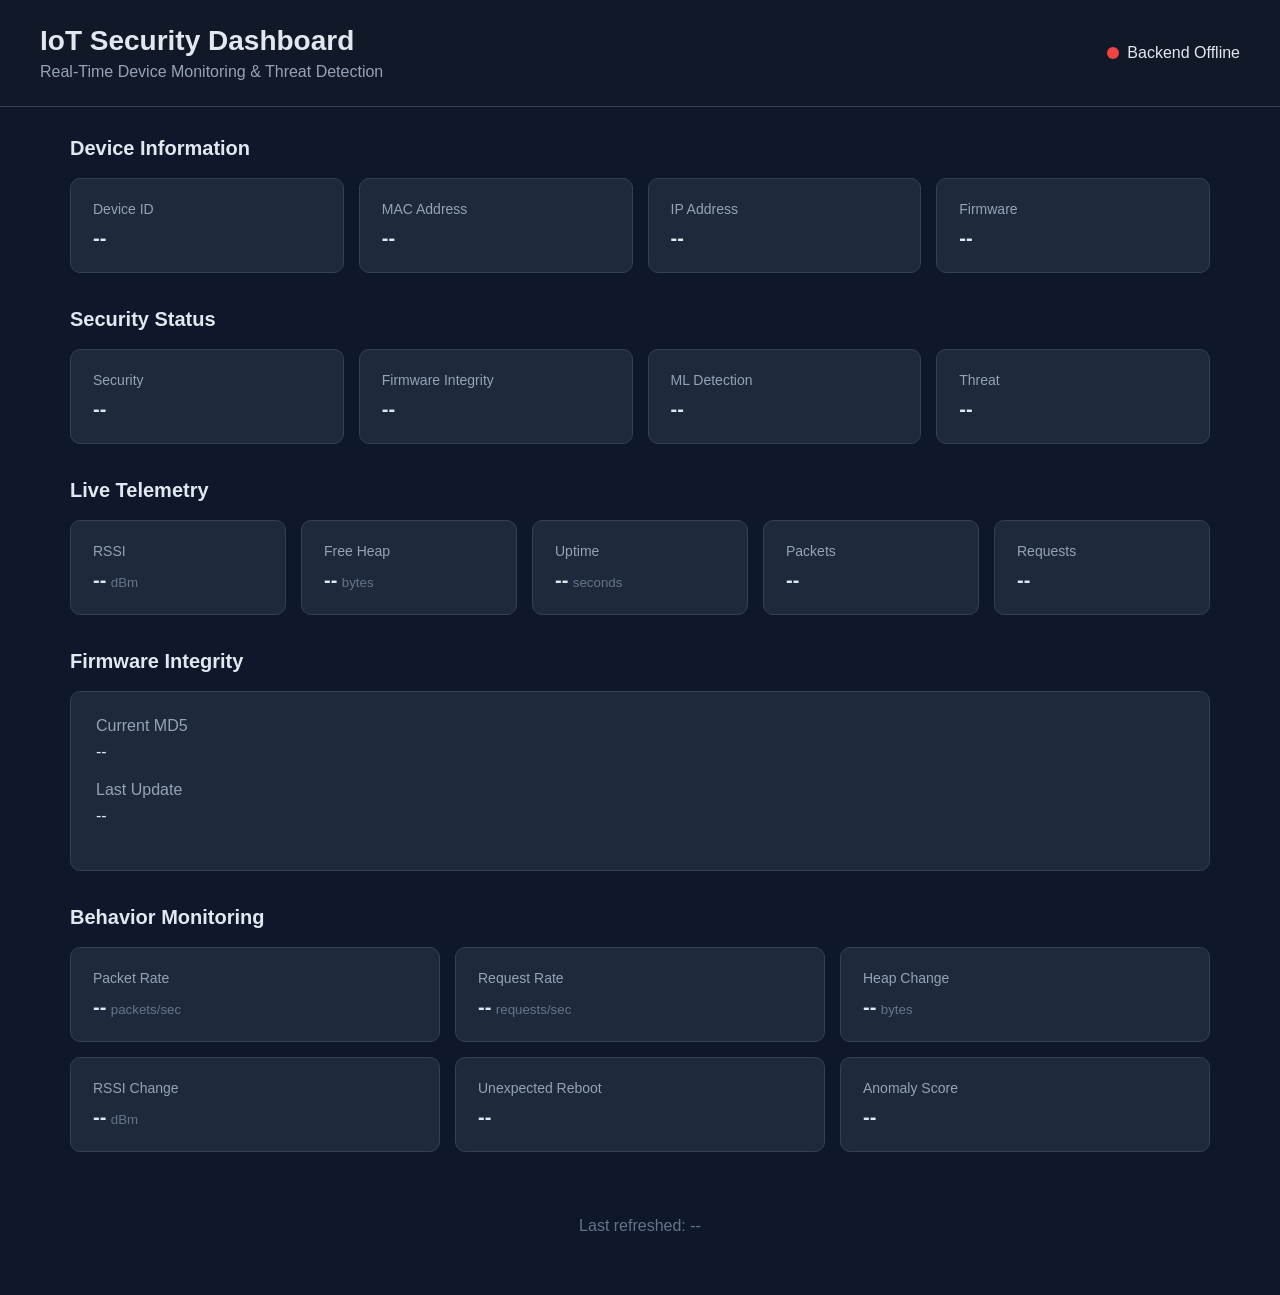
<file: backup_before_attack_history/index.html>
<!DOCTYPE html>
<html lang="en">

<head>
    <meta charset="UTF-8">
    <meta name="viewport" content="width=device-width, initial-scale=1.0">

    <title>IoT Security Dashboard</title>

    <link rel="stylesheet" href="style.css">
</head>

<body>

    <header>
        <div>
            <h1>IoT Security Dashboard</h1>
            <p>Real-Time Device Monitoring & Threat Detection</p>
        </div>

        <div class="connection">
            <span id="connectionDot"></span>
            <span id="connectionText">Connecting...</span>
        </div>
    </header>


    <main>

        <!-- Device Information -->

        <section class="device-section">

            <h2>Device Information</h2>

            <div class="cards">

                <div class="card">
                    <span>Device ID</span>
                    <strong id="deviceId">--</strong>
                </div>

                <div class="card">
                    <span>MAC Address</span>
                    <strong id="mac">--</strong>
                </div>

                <div class="card">
                    <span>IP Address</span>
                    <strong id="ip">--</strong>
                </div>

                <div class="card">
                    <span>Firmware</span>
                    <strong id="firmware">--</strong>
                </div>

            </div>

        </section>


        <!-- Security -->

        <section>

            <h2>Security Status</h2>

            <div class="security-cards">

                <div class="security-card">
                    <span>Security</span>
                    <strong id="securityStatus">--</strong>
                </div>

                <div class="security-card">
                    <span>Firmware Integrity</span>
                    <strong id="firmwareStatus">--</strong>
                </div>

                <div class="security-card">
                    <span>ML Detection</span>
                    <strong id="mlStatus">--</strong>
                </div>

                <div class="security-card">
                    <span>Threat</span>
                    <strong id="threat">--</strong>
                </div>

            </div>

        </section>


        <!-- Telemetry -->

        <section>

            <h2>Live Telemetry</h2>

            <div class="cards">

                <div class="card">
                    <span>RSSI</span>
                    <strong id="rssi">--</strong>
                    <small>dBm</small>
                </div>

                <div class="card">
                    <span>Free Heap</span>
                    <strong id="heap">--</strong>
                    <small>bytes</small>
                </div>

                <div class="card">
                    <span>Uptime</span>
                    <strong id="uptime">--</strong>
                    <small>seconds</small>
                </div>

                <div class="card">
                    <span>Packets</span>
                    <strong id="packets">--</strong>
                </div>

                <div class="card">
                    <span>Requests</span>
                    <strong id="requests">--</strong>
                </div>

            </div>

        </section>


        <!-- Firmware -->

        <section>

            <h2>Firmware Integrity</h2>

            <div class="firmware-box">

                <div>
                    <span>Current MD5</span>
                    <p id="firmwareMd5">--</p>
                </div>

                <div>
                    <span>Last Update</span>
                    <p id="timestamp">--</p>
                </div>

            </div>

        </section>


        <!-- Behavior -->

        <section>

            <h2>Behavior Monitoring</h2>

            <div class="behavior-grid">

                <div class="behavior-card">
                    <span>Packet Rate</span>
                    <strong id="packetRate">--</strong>
                    <small>packets/sec</small>
                </div>

                <div class="behavior-card">
                    <span>Request Rate</span>
                    <strong id="requestRate">--</strong>
                    <small>requests/sec</small>
                </div>

                <div class="behavior-card">
                    <span>Heap Change</span>
                    <strong id="heapChange">--</strong>
                    <small>bytes</small>
                </div>

                <div class="behavior-card">
                    <span>RSSI Change</span>
                    <strong id="rssiChange">--</strong>
                    <small>dBm</small>
                </div>

                <div class="behavior-card">
                    <span>Unexpected Reboot</span>
                    <strong id="reboot">--</strong>
                </div>

                <div class="behavior-card">
                    <span>Anomaly Score</span>
                    <strong id="anomalyScore">--</strong>
                </div>

            </div>

        </section>


        <footer>
            Last refreshed:
            <span id="lastRefresh">--</span>
        </footer>

    </main>

    <script src="script.js"></script>

</body>

</html>
</file>
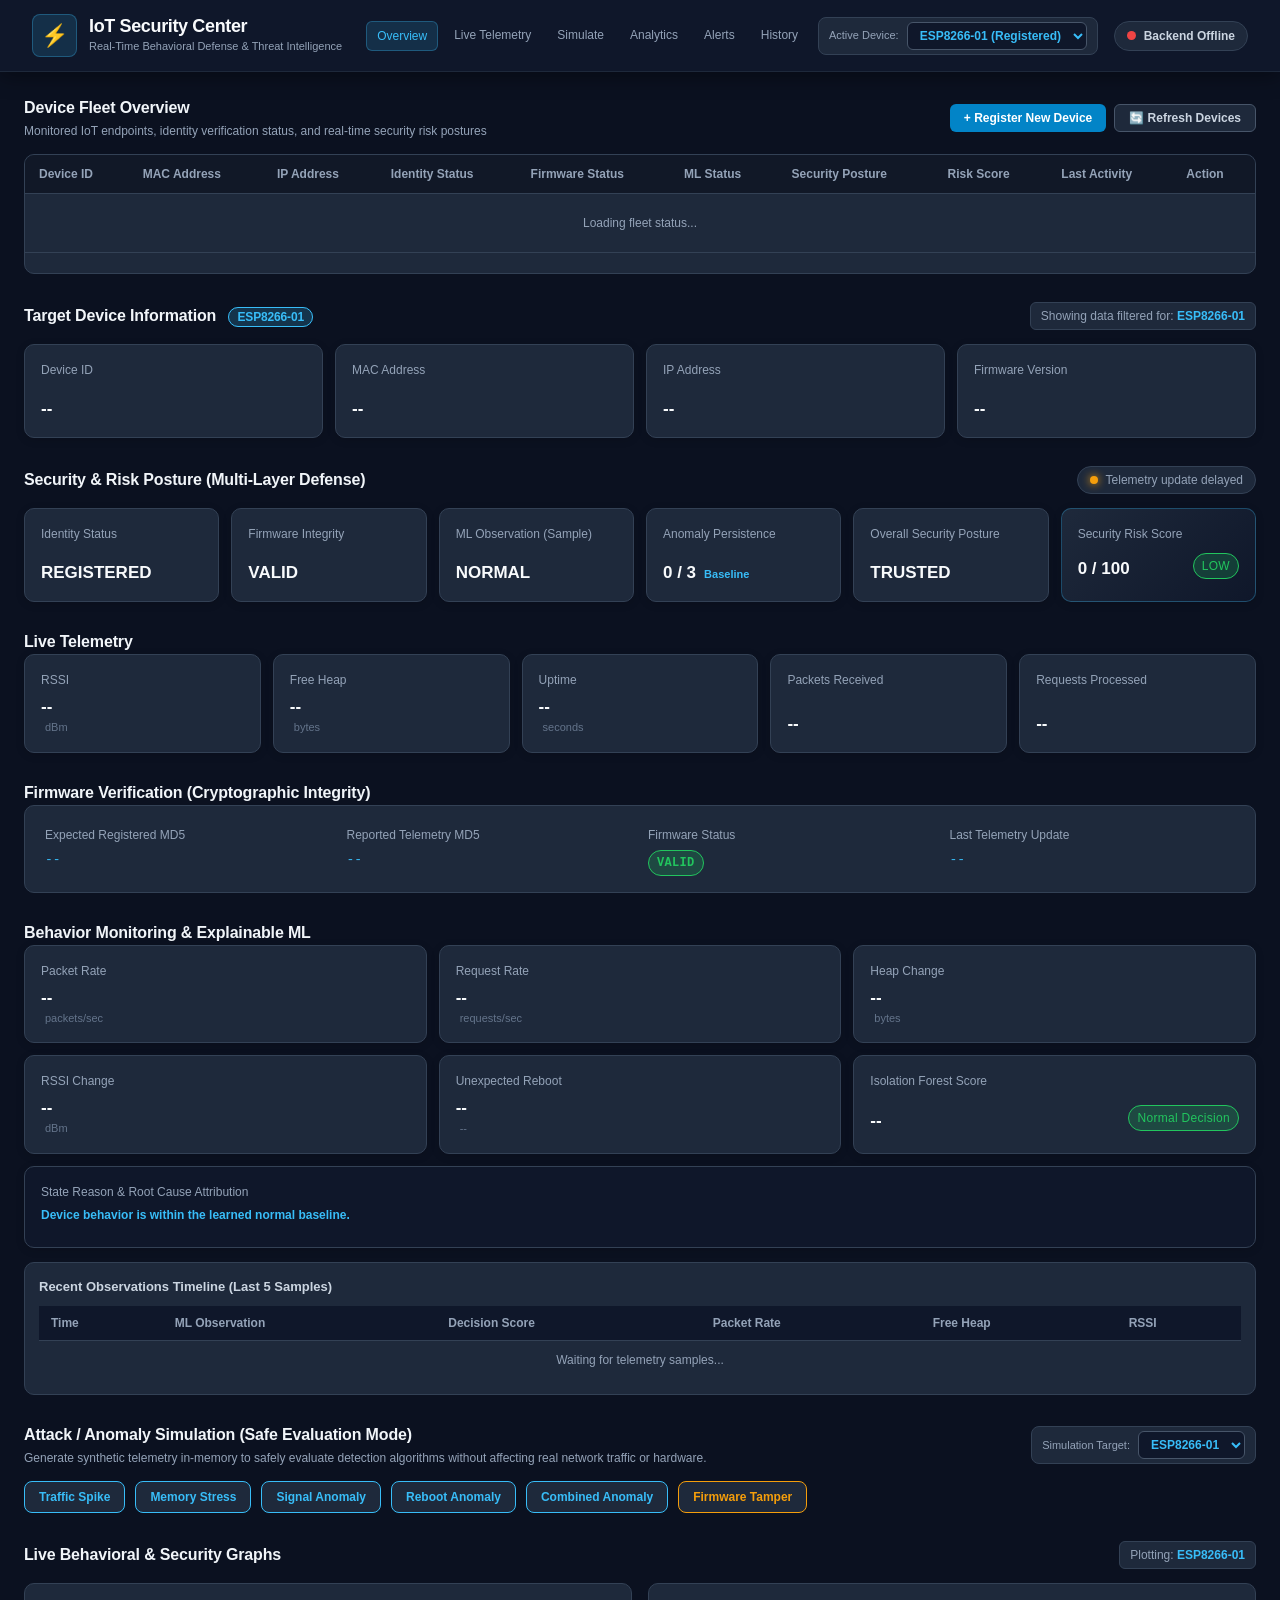
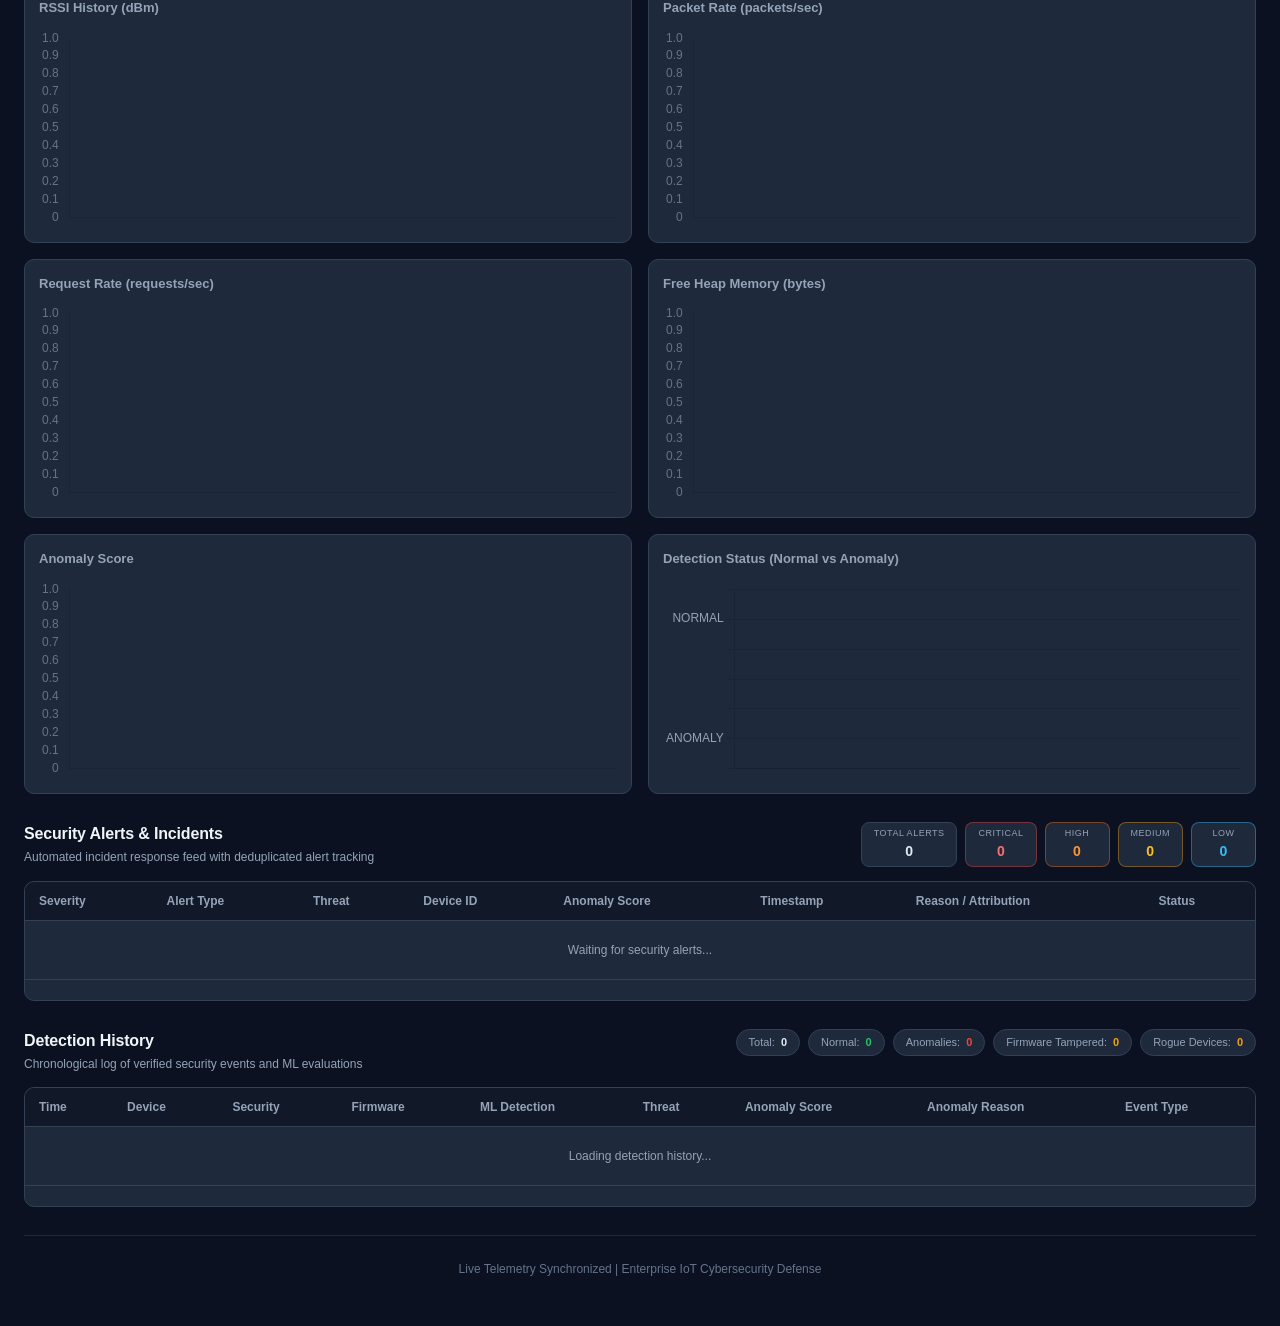
<file: dashboard/index.html>
<!DOCTYPE html>
<html lang="en">

<head>
    <meta charset="UTF-8">
    <meta name="viewport" content="width=device-width, initial-scale=1.0">

    <title>IoT Cybersecurity Monitoring Dashboard</title>

    <link rel="stylesheet" href="style.css">
    <script src="chart.umd.min.js"></script>
    <script>
        if (typeof Chart === "undefined") {
            document.write('<script src="https://cdn.jsdelivr.net/npm/chart.js"><\/script>');
        }
    </script>
</head>

<body>

    <!-- Header & Top Navigation -->
    <header>
        <div class="header-left">
            <div class="brand">
                <span class="brand-icon">⚡</span>
                <div>
                    <h1>IoT Security Center</h1>
                    <p>Real-Time Behavioral Defense & Threat Intelligence</p>
                </div>
            </div>

            <nav class="nav-links">
                <a href="#overviewSection" class="nav-item active">Overview</a>
                <a href="#deviceInfoSection" class="nav-item">Live Telemetry</a>
                <a href="#simSection" class="nav-item">Simulate</a>
                <a href="#chartsSection" class="nav-item">Analytics</a>
                <a href="#alertsSection" class="nav-item">Alerts</a>
                <a href="#historySection" class="nav-item">History</a>
            </nav>
        </div>

        <div class="header-right">
            <!-- Active Device Switcher -->
            <div class="device-switcher-box">
                <label for="deviceSelector">Active Device:</label>
                <select id="deviceSelector" onchange="onDeviceSelectorChange(this.value)">
                    <option value="ESP8266-01">ESP8266-01 (Registered)</option>
                </select>
            </div>

            <!-- Connection Indicator -->
            <div class="connection">
                <span id="connectionDot"></span>
                <span id="connectionText">Connecting...</span>
            </div>
        </div>
    </header>


    <main>

        <!-- Device Fleet Overview Table -->
        <section id="overviewSection" class="overview-section">
            <div class="section-header-flex">
                <div>
                    <h2>Device Fleet Overview</h2>
                    <p class="section-desc">Monitored IoT endpoints, identity verification status, and real-time security risk postures</p>
                </div>
                <div class="section-actions">
                    <button class="btn-primary" onclick="openDeviceModal()">+ Register New Device</button>
                    <button class="btn-secondary" onclick="loadDeviceList()">🔄 Refresh Devices</button>
                </div>
            </div>

            <div class="table-container">
                <table class="fleet-table">
                    <thead>
                        <tr>
                            <th>Device ID</th>
                            <th>MAC Address</th>
                            <th>IP Address</th>
                            <th>Identity Status</th>
                            <th>Firmware Status</th>
                            <th>ML Status</th>
                            <th>Security Posture</th>
                            <th>Risk Score</th>
                            <th>Last Activity</th>
                            <th>Action</th>
                        </tr>
                    </thead>
                    <tbody id="fleetTableBody">
                        <tr>
                            <td colspan="10" style="text-align: center; color: #94a3b8; padding: 20px;">Loading fleet status...</td>
                        </tr>
                    </tbody>
                </table>
            </div>
        </section>


        <!-- Selected Device Information -->
        <section id="deviceInfoSection" class="device-section">
            <div class="section-header-flex">
                <h2>Target Device Information <span id="targetDeviceBadge" class="target-badge">ESP8266-01</span></h2>
                <div class="device-filter-notice">Showing data filtered for: <strong id="filterDeviceName">ESP8266-01</strong></div>
            </div>

            <div class="cards">
                <div class="card">
                    <span>Device ID</span>
                    <strong id="deviceId">--</strong>
                </div>

                <div class="card">
                    <span>MAC Address</span>
                    <strong id="mac">--</strong>
                </div>

                <div class="card">
                    <span>IP Address</span>
                    <strong id="ip">--</strong>
                </div>

                <div class="card">
                    <span>Firmware Version</span>
                    <strong id="firmware">--</strong>
                </div>
            </div>
        </section>


        <!-- Security Status & Risk Score -->
        <section>
            <div class="section-header-flex">
                <h2>Security & Risk Posture (Multi-Layer Defense)</h2>
                <div id="telemetryStatusNotice" class="telemetry-live-status">
                    <span class="live-pulse"></span>
                    <span id="telemetryStatusText">Live Telemetry Synchronized</span>
                </div>
            </div>

            <div class="security-cards six-cols">
                <div class="security-card">
                    <span>Identity Status</span>
                    <strong id="identityStatus">REGISTERED</strong>
                </div>

                <div class="security-card">
                    <span>Firmware Integrity</span>
                    <strong id="firmwareStatus">VALID</strong>
                </div>

                <div class="security-card">
                    <span>ML Observation (Sample)</span>
                    <strong id="mlStatus">NORMAL</strong>
                </div>

                <div class="security-card">
                    <span>Anomaly Persistence</span>
                    <div class="streak-box">
                        <strong id="anomalyStreakDisplay">0 / 3</strong>
                        <small id="streakStateLabel">Baseline</small>
                    </div>
                </div>

                <div class="security-card">
                    <span>Overall Security Posture</span>
                    <strong id="securityStatus">TRUSTED</strong>
                </div>

                <div class="security-card risk-card">
                    <span>Security Risk Score</span>
                    <div class="risk-metric">
                        <strong id="riskScore">0 / 100</strong>
                        <span id="riskLevelBadge" class="badge risk-low">LOW</span>
                    </div>
                </div>
            </div>
        </section>


        <!-- Telemetry -->
        <section>
            <h2>Live Telemetry</h2>

            <div class="cards">
                <div class="card">
                    <span>RSSI</span>
                    <strong id="rssi">--</strong>
                    <small>dBm</small>
                </div>

                <div class="card">
                    <span>Free Heap</span>
                    <strong id="heap">--</strong>
                    <small>bytes</small>
                </div>

                <div class="card">
                    <span>Uptime</span>
                    <strong id="uptime">--</strong>
                    <small>seconds</small>
                </div>

                <div class="card">
                    <span>Packets Received</span>
                    <strong id="packets">--</strong>
                </div>

                <div class="card">
                    <span>Requests Processed</span>
                    <strong id="requests">--</strong>
                </div>
            </div>
        </section>


        <!-- Firmware Integrity Verification -->
        <section>
            <h2>Firmware Verification (Cryptographic Integrity)</h2>

            <div class="firmware-box">
                <div>
                    <span>Expected Registered MD5</span>
                    <p id="expectedFirmwareMd5">--</p>
                </div>

                <div>
                    <span>Reported Telemetry MD5</span>
                    <p id="firmwareMd5">--</p>
                </div>

                <div>
                    <span>Firmware Status</span>
                    <p id="firmwareIntegrityDisplay"><span class="badge normal">VALID</span></p>
                </div>

                <div>
                    <span>Last Telemetry Update</span>
                    <p id="timestamp">--</p>
                </div>
            </div>
        </section>


        <!-- Behavior Monitoring & Explainable ML -->
        <section>
            <h2>Behavior Monitoring & Explainable ML</h2>

            <div class="behavior-grid">
                <div class="behavior-card">
                    <span>Packet Rate</span>
                    <strong id="packetRate">--</strong>
                    <small>packets/sec</small>
                </div>

                <div class="behavior-card">
                    <span>Request Rate</span>
                    <strong id="requestRate">--</strong>
                    <small>requests/sec</small>
                </div>

                <div class="behavior-card">
                    <span>Heap Change</span>
                    <strong id="heapChange">--</strong>
                    <small>bytes</small>
                </div>

                <div class="behavior-card">
                    <span>RSSI Change</span>
                    <strong id="rssiChange">--</strong>
                    <small>dBm</small>
                </div>

                <div class="behavior-card">
                    <span>Unexpected Reboot</span>
                    <strong id="reboot">--</strong>
                    <small id="uptimeEvidence">--</small>
                </div>

                <div class="behavior-card">
                    <span>Isolation Forest Score</span>
                    <div class="score-display-box">
                        <strong id="anomalyScore">--</strong>
                        <span id="scoreInterpretationBadge" class="badge normal">Normal Decision</span>
                    </div>
                </div>

                <div class="behavior-card reason-card">
                    <span>State Reason & Root Cause Attribution</span>
                    <strong id="anomalyReason">Device behavior is within the learned normal baseline.</strong>
                </div>
            </div>

            <!-- Recent Observations Timeline -->
            <div class="recent-timeline-box">
                <h3>Recent Observations Timeline (Last 5 Samples)</h3>
                <div class="timeline-table-container">
                    <table class="timeline-table">
                        <thead>
                            <tr>
                                <th>Time</th>
                                <th>ML Observation</th>
                                <th>Decision Score</th>
                                <th>Packet Rate</th>
                                <th>Free Heap</th>
                                <th>RSSI</th>
                            </tr>
                        </thead>
                        <tbody id="timelineTableBody">
                            <tr>
                                <td colspan="6" style="text-align: center; color: #94a3b8; padding: 10px;">Waiting for telemetry samples...</td>
                            </tr>
                        </tbody>
                    </table>
                </div>
            </div>
        </section>


        <!-- Attack / Anomaly Simulation Controls -->
        <section id="simSection" class="simulation-section">
            <div class="simulation-header">
                <div>
                    <h2>Attack / Anomaly Simulation (Safe Evaluation Mode)</h2>
                    <p class="section-desc">Generate synthetic telemetry in-memory to safely evaluate detection algorithms without affecting real network traffic or hardware.</p>
                </div>
                <div class="sim-target-select">
                    <label for="simTargetDevice">Simulation Target:</label>
                    <select id="simTargetDevice">
                        <option value="ESP8266-01">ESP8266-01</option>
                    </select>
                </div>
            </div>

            <div class="simulation-buttons">
                <button class="sim-btn" onclick="triggerSimulation('traffic_spike')">Traffic Spike</button>
                <button class="sim-btn" onclick="triggerSimulation('memory_stress')">Memory Stress</button>
                <button class="sim-btn" onclick="triggerSimulation('signal_anomaly')">Signal Anomaly</button>
                <button class="sim-btn" onclick="triggerSimulation('reboot_anomaly')">Reboot Anomaly</button>
                <button class="sim-btn" onclick="triggerSimulation('combined_anomaly')">Combined Anomaly</button>
                <button class="sim-btn warn" onclick="triggerSimulation('firmware_tamper')">Firmware Tamper</button>
            </div>

            <div id="simResultBox" class="sim-result-box" style="display: none;">
                <div class="sim-result-header">
                    <span class="sim-title">SIMULATION RESULT</span>
                    <span id="simResultBadge" class="badge">ANOMALY</span>
                </div>
                <div class="sim-result-grid">
                    <div><span>Target Device:</span> <strong id="simResultTarget">--</strong></div>
                    <div><span>Simulation Type:</span> <strong id="simResultType">--</strong></div>
                    <div><span>ML Detection:</span> <strong id="simResultDetection">--</strong></div>
                    <div><span>Threat:</span> <strong id="simResultThreat">--</strong></div>
                    <div><span>Anomaly Score:</span> <strong id="simResultScore">--</strong></div>
                    <div><span>Security Status:</span> <strong id="simResultSecurity">--</strong></div>
                    <div><span>Firmware Status:</span> <strong id="simResultFirmware">--</strong></div>
                    <div><span>Risk Score:</span> <strong id="simResultRisk">--</strong></div>
                    <div class="sim-result-full"><span>Reason:</span> <strong id="simResultReason">--</strong></div>
                </div>
            </div>
        </section>


        <!-- Behavioral & Security Graphs -->
        <section id="chartsSection" class="charts-section">
            <div class="section-header-flex">
                <h2>Live Behavioral & Security Graphs</h2>
                <div class="device-filter-notice">Plotting: <strong id="chartDeviceName">ESP8266-01</strong></div>
            </div>

            <div class="charts-grid">
                <div class="chart-card">
                    <h3>RSSI History (dBm)</h3>
                    <div class="chart-container">
                        <canvas id="rssiChart"></canvas>
                    </div>
                </div>

                <div class="chart-card">
                    <h3>Packet Rate (packets/sec)</h3>
                    <div class="chart-container">
                        <canvas id="packetRateChart"></canvas>
                    </div>
                </div>

                <div class="chart-card">
                    <h3>Request Rate (requests/sec)</h3>
                    <div class="chart-container">
                        <canvas id="requestRateChart"></canvas>
                    </div>
                </div>

                <div class="chart-card">
                    <h3>Free Heap Memory (bytes)</h3>
                    <div class="chart-container">
                        <canvas id="heapChart"></canvas>
                    </div>
                </div>

                <div class="chart-card">
                    <h3>Anomaly Score</h3>
                    <div class="chart-container">
                        <canvas id="anomalyChart"></canvas>
                    </div>
                </div>

                <div class="chart-card">
                    <h3>Detection Status (Normal vs Anomaly)</h3>
                    <div class="chart-container">
                        <canvas id="statusChart"></canvas>
                    </div>
                </div>
            </div>
        </section>


        <!-- Real-Time Security Alerts & Incidents -->
        <section id="alertsSection" class="alerts-section">
            <div class="alerts-header">
                <div>
                    <h2>Security Alerts & Incidents</h2>
                    <p class="section-desc">Automated incident response feed with deduplicated alert tracking</p>
                </div>

                <div class="alert-summary-cards">
                    <div class="alert-stat-card">
                        <span>Total Alerts</span>
                        <strong id="alertSumTotal">0</strong>
                    </div>
                    <div class="alert-stat-card critical">
                        <span>Critical</span>
                        <strong id="alertSumCritical">0</strong>
                    </div>
                    <div class="alert-stat-card high">
                        <span>High</span>
                        <strong id="alertSumHigh">0</strong>
                    </div>
                    <div class="alert-stat-card medium">
                        <span>Medium</span>
                        <strong id="alertSumMedium">0</strong>
                    </div>
                    <div class="alert-stat-card low">
                        <span>Low</span>
                        <strong id="alertSumLow">0</strong>
                    </div>
                </div>
            </div>

            <div class="table-container">
                <table class="alerts-table">
                    <thead>
                        <tr>
                            <th>Severity</th>
                            <th>Alert Type</th>
                            <th>Threat</th>
                            <th>Device ID</th>
                            <th>Anomaly Score</th>
                            <th>Timestamp</th>
                            <th>Reason / Attribution</th>
                            <th>Status</th>
                        </tr>
                    </thead>
                    <tbody id="alertsTableBody">
                        <tr>
                            <td colspan="8" style="text-align: center; color: #94a3b8; padding: 20px;">Waiting for security alerts...</td>
                        </tr>
                    </tbody>
                </table>
            </div>
        </section>


        <!-- Detection History -->
        <section id="historySection" class="history-section">
            <div class="history-header">
                <div>
                    <h2>Detection History</h2>
                    <p class="section-desc">Chronological log of verified security events and ML evaluations</p>
                </div>

                <div class="summary-pills">
                    <span class="pill">Total: <strong id="sumTotal">0</strong></span>
                    <span class="pill normal">Normal: <strong id="sumNormal">0</strong></span>
                    <span class="pill danger">Anomalies: <strong id="sumAnomalies">0</strong></span>
                    <span class="pill warn">Firmware Tampered: <strong id="sumTampered">0</strong></span>
                    <span class="pill warn">Rogue Devices: <strong id="sumRogue">0</strong></span>
                </div>
            </div>

            <div class="table-container">
                <table class="history-table">
                    <thead>
                        <tr>
                            <th>Time</th>
                            <th>Device</th>
                            <th>Security</th>
                            <th>Firmware</th>
                            <th>ML Detection</th>
                            <th>Threat</th>
                            <th>Anomaly Score</th>
                            <th>Anomaly Reason</th>
                            <th>Event Type</th>
                        </tr>
                    </thead>
                    <tbody id="historyTableBody">
                        <tr>
                            <td colspan="9" style="text-align: center; color: #94a3b8; padding: 20px;">Loading detection history...</td>
                        </tr>
                    </tbody>
                </table>
            </div>
        </section>


        <footer>
            Live Telemetry Synchronized | Enterprise IoT Cybersecurity Defense
        </footer>

    </main>


    <!-- Device Management Modal -->
    <div id="deviceModal" class="modal-overlay" style="display: none;">
        <div class="modal-card modal-lg">
            <div class="modal-header">
                <h3>Device Fleet Management</h3>
                <button class="close-btn" onclick="closeDeviceModal()">✕</button>
            </div>

            <div class="modal-body">
                <!-- Registration Form -->
                <div class="modal-form-box">
                    <h4>Register Authorized IoT Device</h4>
                    <form id="registerDeviceForm" onsubmit="handleRegisterDevice(event)">
                        <div class="form-grid">
                            <div class="form-group">
                                <label for="regDeviceId">Device ID *</label>
                                <input type="text" id="regDeviceId" required placeholder="e.g. ESP32-02">
                            </div>
                            <div class="form-group">
                                <label for="regMac">MAC Address *</label>
                                <input type="text" id="regMac" required placeholder="e.g. 30:AE:A4:01:02:03">
                            </div>
                            <div class="form-group">
                                <label for="regIp">IP Address</label>
                                <input type="text" id="regIp" placeholder="e.g. 192.168.1.105">
                            </div>
                            <div class="form-group">
                                <label for="regFirmware">Firmware Version</label>
                                <input type="text" id="regFirmware" value="1.0.0" placeholder="1.0.0">
                            </div>
                            <div class="form-group span-2">
                                <label for="regMd5">Expected Firmware MD5</label>
                                <input type="text" id="regMd5" value="7e324de5695029e84b0f91b7e6ef4050" placeholder="7e324de5695029e84b0f91b7e6ef4050">
                            </div>
                        </div>
                        <div class="form-actions">
                            <button type="submit" class="btn-primary">Register Device</button>
                        </div>
                    </form>
                </div>

                <!-- Existing Registered Devices List -->
                <div class="modal-table-box">
                    <h4>Currently Registered Devices</h4>
                    <div class="table-container small">
                        <table class="modal-table">
                            <thead>
                                <tr>
                                    <th>Device ID</th>
                                    <th>MAC</th>
                                    <th>Firmware</th>
                                    <th>Registered On</th>
                                    <th>Action</th>
                                </tr>
                            </thead>
                            <tbody id="registeredDevicesTableBody">
                                <tr>
                                    <td colspan="5" style="text-align: center; color: #94a3b8;">Loading registered devices...</td>
                                </tr>
                            </tbody>
                        </table>
                    </div>
                </div>
            </div>
        </div>
    </div>

    <script src="script.js"></script>

</body>

</html>
</file>
<file: backup_before_attack_history/style.css>
* {
    box-sizing: border-box;
    margin: 0;
    padding: 0;
}

body {
    font-family: Arial, sans-serif;
    background: #0f172a;
    color: #e2e8f0;
}

header {
    background: #111827;
    padding: 25px 40px;

    display: flex;
    justify-content: space-between;
    align-items: center;

    border-bottom: 1px solid #334155;
}

header h1 {
    font-size: 28px;
}

header p {
    margin-top: 6px;
    color: #94a3b8;
}

.connection {
    display: flex;
    align-items: center;
    gap: 8px;
}

#connectionDot {
    width: 12px;
    height: 12px;
    background: #64748b;
    border-radius: 50%;
}

main {
    max-width: 1200px;
    margin: auto;
    padding: 30px;
}

section {
    margin-bottom: 35px;
}

h2 {
    margin-bottom: 18px;
    font-size: 20px;
}

.cards,
.security-cards,
.behavior-grid {
    display: grid;
    gap: 15px;
}

.cards {
    grid-template-columns: repeat(auto-fit, minmax(180px, 1fr));
}

.security-cards {
    grid-template-columns: repeat(4, 1fr);
}

.behavior-grid {
    grid-template-columns: repeat(3, 1fr);
}

.card,
.security-card,
.behavior-card {
    background: #1e293b;
    padding: 22px;
    border-radius: 10px;

    border: 1px solid #334155;
}

.card span,
.security-card span,
.behavior-card span {
    display: block;
    color: #94a3b8;
    font-size: 14px;
    margin-bottom: 10px;
}

.card strong,
.security-card strong,
.behavior-card strong {
    font-size: 20px;
}

.card small,
.behavior-card small {
    color: #64748b;
}

.firmware-box {
    background: #1e293b;
    border: 1px solid #334155;

    padding: 25px;
    border-radius: 10px;
}

.firmware-box span {
    color: #94a3b8;
}

.firmware-box p {
    margin-top: 8px;
    margin-bottom: 20px;
    word-break: break-all;
}

footer {
    text-align: center;
    color: #64748b;
    padding: 30px;
}

@media (max-width: 800px) {

    .security-cards {
        grid-template-columns: repeat(2, 1fr);
    }

    .behavior-grid {
        grid-template-columns: repeat(2, 1fr);
    }

    header {
        flex-direction: column;
        align-items: flex-start;
        gap: 15px;
    }
}
</file>
<file: dashboard/style.css>
* {
    box-sizing: border-box;
    margin: 0;
    padding: 0;
}

body {
    font-family: -apple-system, BlinkMacSystemFont, "Segoe UI", Roboto, Helvetica, Arial, sans-serif;
    background: #0b1120;
    color: #e2e8f0;
    line-height: 1.5;
    overflow-x: hidden;
}

/* ==========================================
   Header & Navigation
   ========================================== */

header {
    background: #0f172a;
    padding: 14px 32px;
    display: flex;
    justify-content: space-between;
    align-items: center;
    border-bottom: 1px solid #1e293b;
    position: sticky;
    top: 0;
    z-index: 100;
    box-shadow: 0 4px 20px rgba(0, 0, 0, 0.4);
    min-height: 64px;
}

.header-left {
    display: flex;
    align-items: center;
    gap: 24px;
}

.brand {
    display: flex;
    align-items: center;
    gap: 12px;
}

.brand-icon {
    font-size: 22px;
    background: rgba(56, 189, 248, 0.15);
    border: 1px solid rgba(56, 189, 248, 0.3);
    padding: 4px 8px;
    border-radius: 8px;
    display: flex;
    align-items: center;
    justify-content: center;
}

header h1 {
    font-size: 18px;
    font-weight: 700;
    letter-spacing: -0.02em;
    color: #f8fafc;
    line-height: 1.2;
}

header p {
    font-size: 11px;
    color: #94a3b8;
}

.nav-links {
    display: flex;
    gap: 6px;
}

.nav-item {
    color: #94a3b8;
    text-decoration: none;
    font-size: 12px;
    font-weight: 500;
    padding: 5px 10px;
    border-radius: 6px;
    transition: background 0.15s, color 0.15s;
}

.nav-item:hover {
    color: #38bdf8;
    background: rgba(56, 189, 248, 0.1);
}

.nav-item.active {
    color: #38bdf8;
    background: rgba(56, 189, 248, 0.15);
    border: 1px solid rgba(56, 189, 248, 0.3);
}

.header-right {
    display: flex;
    align-items: center;
    gap: 16px;
}

/* Device Switcher */
.device-switcher-box {
    display: flex;
    align-items: center;
    gap: 8px;
    background: #1e293b;
    border: 1px solid #334155;
    padding: 4px 10px;
    border-radius: 8px;
}

.device-switcher-box label {
    font-size: 11px;
    color: #94a3b8;
    font-weight: 500;
    white-space: nowrap;
}

.device-switcher-box select,
.sim-target-select select {
    background: #0f172a;
    color: #38bdf8;
    border: 1px solid #475569;
    border-radius: 6px;
    padding: 5px 8px;
    font-size: 12px;
    font-weight: 600;
    outline: none;
    cursor: pointer;
    max-width: 220px;
}

.device-switcher-box select:focus,
.sim-target-select select:focus {
    border-color: #38bdf8;
    box-shadow: 0 0 8px rgba(56, 189, 248, 0.3);
}

.connection {
    display: flex;
    align-items: center;
    gap: 8px;
    font-size: 12px;
    font-weight: 600;
    color: #cbd5e1;
    background: #1e293b;
    padding: 5px 12px;
    border-radius: 20px;
    border: 1px solid #334155;
    white-space: nowrap;
    min-width: 125px;
    justify-content: center;
}

#connectionDot {
    width: 9px;
    height: 9px;
    background: #64748b;
    border-radius: 50%;
    flex-shrink: 0;
}

/* Admin Dropdown Menu */
.admin-dropdown-container {
    position: relative;
}

.admin-menu-btn {
    display: flex;
    align-items: center;
    gap: 8px;
    background: linear-gradient(135deg, #1e293b, #0f172a);
    border: 1px solid #475569;
    color: #f1f5f9;
    padding: 5px 12px;
    border-radius: 8px;
    cursor: pointer;
    font-size: 12px;
    font-weight: 600;
    transition: border-color 0.15s;
    user-select: none;
}

.admin-menu-btn:hover {
    border-color: #38bdf8;
}

.user-avatar {
    font-size: 14px;
}

.arrow-down {
    font-size: 9px;
    color: #94a3b8;
}

.admin-dropdown-menu {
    position: absolute;
    right: 0;
    top: calc(100% + 8px);
    background: #1e293b;
    border: 1px solid #475569;
    border-radius: 8px;
    padding: 8px 0;
    min-width: 220px;
    box-shadow: 0 10px 25px rgba(0, 0, 0, 0.6);
    display: none;
    z-index: 1000;
}

.admin-dropdown-menu.show {
    display: block;
}

.dropdown-header {
    padding: 8px 16px;
    display: flex;
    flex-direction: column;
}

.dropdown-header strong {
    font-size: 13px;
    color: #f8fafc;
}

.dropdown-header small {
    font-size: 11px;
    color: #38bdf8;
}

.dropdown-divider {
    height: 1px;
    background: #334155;
    margin: 6px 0;
}

.dropdown-item {
    width: 100%;
    text-align: left;
    background: none;
    border: none;
    padding: 8px 16px;
    color: #e2e8f0;
    font-size: 12px;
    cursor: pointer;
    display: flex;
    align-items: center;
    gap: 8px;
    transition: background 0.15s;
}

.dropdown-item:hover {
    background: #334155;
    color: #38bdf8;
}

.dropdown-item.text-danger {
    color: #f87171;
}

.dropdown-item.text-danger:hover {
    background: rgba(239, 68, 68, 0.15);
    color: #ef4444;
}

/* ==========================================
   Main Layout & Components (Layout-Shift Protected)
   ========================================== */

main {
    max-width: 1360px;
    margin: auto;
    padding: 24px;
}

section {
    margin-bottom: 28px;
}

.section-header-flex {
    display: flex;
    justify-content: space-between;
    align-items: center;
    margin-bottom: 14px;
    flex-wrap: wrap;
    gap: 12px;
}

.section-actions {
    display: flex;
    gap: 8px;
}

.target-badge {
    background: rgba(56, 189, 248, 0.2);
    color: #38bdf8;
    border: 1px solid #38bdf8;
    padding: 2px 8px;
    border-radius: 20px;
    font-size: 12px;
    margin-left: 8px;
    vertical-align: middle;
}

.device-filter-notice {
    font-size: 12px;
    color: #94a3b8;
    background: #1e293b;
    border: 1px solid #334155;
    padding: 4px 10px;
    border-radius: 6px;
}

.device-filter-notice strong {
    color: #38bdf8;
}

h2 {
    font-size: 16px;
    font-weight: 700;
    color: #f1f5f9;
    letter-spacing: -0.01em;
}

.cards,
.security-cards,
.behavior-grid {
    display: grid;
    gap: 12px;
}

.cards {
    grid-template-columns: repeat(auto-fit, minmax(170px, 1fr));
}

.security-cards {
    grid-template-columns: repeat(4, 1fr);
}

.security-cards.five-cols {
    grid-template-columns: repeat(5, 1fr);
}

.security-cards.six-cols {
    grid-template-columns: repeat(6, 1fr);
}

@media (max-width: 1200px) {
    .security-cards.six-cols {
        grid-template-columns: repeat(3, 1fr);
    }
}

@media (max-width: 768px) {
    .security-cards.six-cols {
        grid-template-columns: repeat(2, 1fr);
    }
}

.behavior-grid {
    grid-template-columns: repeat(3, 1fr);
}

.streak-box {
    display: flex;
    align-items: baseline;
    gap: 8px;
}

.streak-box small {
    color: #38bdf8;
    font-size: 11px;
    font-weight: 600;
}

.score-display-box {
    display: flex;
    align-items: center;
    justify-content: space-between;
    gap: 8px;
    flex-wrap: wrap;
}

.telemetry-live-status {
    display: flex;
    align-items: center;
    gap: 8px;
    font-size: 12px;
    color: #94a3b8;
    background: #1e293b;
    border: 1px solid #334155;
    padding: 4px 12px;
    border-radius: 20px;
}

.live-pulse {
    width: 8px;
    height: 8px;
    background: #22c55e;
    border-radius: 50%;
    display: inline-block;
    box-shadow: 0 0 8px #22c55e;
}

.live-pulse.delayed {
    background: #f59e0b;
    box-shadow: 0 0 8px #f59e0b;
}

/* Recent Observations Timeline Box */
.recent-timeline-box {
    margin-top: 14px;
    background: #1e293b;
    border: 1px solid #334155;
    border-radius: 10px;
    padding: 14px;
}

.recent-timeline-box h3 {
    font-size: 13px;
    font-weight: 600;
    color: #cbd5e1;
    margin-bottom: 10px;
}

.timeline-table-container {
    overflow-x: auto;
}

.timeline-table {
    width: 100%;
    border-collapse: collapse;
    font-size: 12px;
}

.timeline-table th {
    background: #0f172a;
    color: #94a3b8;
    font-weight: 600;
    text-align: left;
    padding: 8px 12px;
    border-bottom: 1px solid #334155;
}

.timeline-table td {
    padding: 7px 12px;
    border-bottom: 1px solid #1e293b;
    color: #e2e8f0;
}

/* Stable Card Metric Containers */
.card,
.security-card,
.behavior-card {
    background: #1e293b;
    padding: 16px;
    border-radius: 10px;
    border: 1px solid #334155;
    box-shadow: 0 2px 8px rgba(0, 0, 0, 0.15);
    min-height: 94px;
    display: flex;
    flex-direction: column;
    justify-content: space-between;
}

.card span,
.security-card span,
.behavior-card span {
    display: block;
    color: #94a3b8;
    font-size: 12px;
    margin-bottom: 6px;
    font-weight: 500;
}

.card strong,
.security-card strong,
.behavior-card strong {
    font-size: 17px;
    font-weight: 700;
    color: #f8fafc;
    min-height: 24px;
    line-height: 24px;
    display: block;
    overflow: hidden;
    text-overflow: ellipsis;
}

.card small,
.behavior-card small {
    color: #64748b;
    margin-left: 4px;
    font-size: 11px;
}

/* Risk Score Card & Badges */
.risk-card {
    border: 1px solid rgba(56, 189, 248, 0.3);
    background: linear-gradient(135deg, #1e293b, #0f172a);
}

.risk-metric {
    display: flex;
    align-items: center;
    justify-content: space-between;
    min-height: 24px;
}

.badge {
    padding: 3px 8px;
    border-radius: 9999px;
    font-size: 10px;
    font-weight: 700;
    display: inline-block;
    letter-spacing: 0.3px;
    text-align: center;
    white-space: nowrap;
}

.badge.normal {
    background: rgba(34, 197, 94, 0.2);
    color: #22c55e;
    border: 1px solid #22c55e;
}

.badge.danger {
    background: rgba(239, 68, 68, 0.2);
    color: #ef4444;
    border: 1px solid #ef4444;
}

.badge.warn {
    background: rgba(245, 158, 11, 0.2);
    color: #f59e0b;
    border: 1px solid #f59e0b;
}

.badge.risk-low {
    background: rgba(34, 197, 94, 0.2);
    color: #22c55e;
    border: 1px solid #22c55e;
}

.badge.risk-medium {
    background: rgba(245, 158, 11, 0.2);
    color: #f59e0b;
    border: 1px solid #f59e0b;
}

.badge.risk-high {
    background: rgba(249, 115, 22, 0.2);
    color: #fb923c;
    border: 1px solid #fb923c;
}

.badge.risk-critical {
    background: rgba(239, 68, 68, 0.25);
    color: #f87171;
    border: 1px solid #ef4444;
    box-shadow: 0 0 6px rgba(239, 68, 68, 0.4);
}

.firmware-box {
    background: #1e293b;
    border: 1px solid #334155;
    padding: 16px 20px;
    border-radius: 10px;
    display: grid;
    grid-template-columns: repeat(auto-fit, minmax(200px, 1fr));
    gap: 16px;
    min-height: 80px;
}

.firmware-box span {
    color: #94a3b8;
    font-size: 12px;
}

.firmware-box p {
    margin-top: 4px;
    font-family: monospace;
    font-size: 13px;
    color: #38bdf8;
    word-break: break-all;
}

/* Fleet Overview Table */
.table-container {
    overflow-x: auto;
    background: #1e293b;
    border: 1px solid #334155;
    border-radius: 10px;
    min-height: 120px;
}

.table-container.small {
    max-height: 220px;
    overflow-y: auto;
}

.fleet-table,
.history-table,
.alerts-table {
    width: 100%;
    border-collapse: collapse;
    font-size: 12px;
    text-align: left;
}

.fleet-table th,
.history-table th,
.alerts-table th {
    background: #111827;
    color: #94a3b8;
    padding: 10px 14px;
    font-weight: 600;
    border-bottom: 1px solid #334155;
    white-space: nowrap;
}

.fleet-table td,
.history-table td,
.alerts-table td {
    padding: 10px 14px;
    border-bottom: 1px solid #334155;
    color: #e2e8f0;
}

.fleet-table tr.active-row {
    background: rgba(56, 189, 248, 0.08);
    border-left: 3px solid #38bdf8;
}

.btn-table-action {
    background: #0f172a;
    border: 1px solid #38bdf8;
    color: #38bdf8;
    padding: 3px 8px;
    border-radius: 5px;
    font-size: 11px;
    cursor: pointer;
    font-weight: 600;
    transition: background 0.15s, color 0.15s;
}

.btn-table-action:hover {
    background: #38bdf8;
    color: #0f172a;
}

/* Simulation Section */
.section-desc {
    color: #94a3b8;
    font-size: 12px;
    margin-top: 2px;
}

.simulation-header {
    display: flex;
    justify-content: space-between;
    align-items: center;
    margin-bottom: 14px;
    flex-wrap: wrap;
    gap: 12px;
}

.sim-target-select {
    display: flex;
    align-items: center;
    gap: 8px;
    background: #1e293b;
    border: 1px solid #334155;
    padding: 4px 10px;
    border-radius: 8px;
}

.sim-target-select label {
    font-size: 11px;
    color: #94a3b8;
    font-weight: 500;
}

.simulation-buttons {
    display: flex;
    flex-wrap: wrap;
    gap: 10px;
    margin-bottom: 16px;
}

.sim-btn {
    background: #1e293b;
    color: #38bdf8;
    border: 1px solid #38bdf8;
    border-radius: 8px;
    padding: 8px 14px;
    font-size: 12px;
    font-weight: 600;
    cursor: pointer;
    transition: background 0.15s, color 0.15s;
}

.sim-btn:hover {
    background: #38bdf8;
    color: #0f172a;
}

.sim-btn.warn {
    color: #f59e0b;
    border-color: #f59e0b;
}

.sim-btn.warn:hover {
    background: #f59e0b;
    color: #0f172a;
}

.sim-result-box {
    background: #111827;
    border: 1px solid #ef4444;
    border-radius: 10px;
    padding: 16px;
    margin-top: 12px;
}

.sim-result-header {
    display: flex;
    justify-content: space-between;
    align-items: center;
    border-bottom: 1px solid #374151;
    padding-bottom: 8px;
    margin-bottom: 12px;
}

.sim-title {
    font-weight: bold;
    font-size: 13px;
    letter-spacing: 0.05em;
    color: #f87171;
}

.sim-result-grid {
    display: grid;
    grid-template-columns: repeat(auto-fit, minmax(140px, 1fr));
    gap: 12px;
}

.sim-result-grid div span {
    display: block;
    color: #9ca3af;
    font-size: 11px;
    margin-bottom: 2px;
}

.sim-result-grid div strong {
    font-size: 13px;
}

.sim-result-grid div.sim-result-full {
    grid-column: 1 / -1;
    background: rgba(15, 23, 42, 0.6);
    border: 1px solid #334155;
    border-radius: 6px;
    padding: 8px 12px;
    margin-top: 4px;
}

.sim-result-grid div.sim-result-full strong {
    color: #f8fafc;
    font-size: 12px;
    font-weight: 500;
}

.behavior-card.reason-card {
    grid-column: 1 / -1;
    background: #0f172a;
    border: 1px solid #334155;
    min-height: 70px;
}

.behavior-card.reason-card strong {
    font-size: 12px;
    font-weight: 600;
    color: #38bdf8;
    line-height: 1.4;
    word-break: break-word;
}

/* Charts Section */
.charts-grid {
    display: grid;
    grid-template-columns: repeat(2, 1fr);
    gap: 16px;
}

.chart-card {
    background: #1e293b;
    border: 1px solid #334155;
    border-radius: 10px;
    padding: 14px;
}

.chart-card h3 {
    font-size: 13px;
    color: #94a3b8;
    margin-bottom: 10px;
}

.chart-container {
    position: relative;
    height: 200px;
    width: 100%;
}

/* Summary Pills & Stat Cards */
.history-header {
    display: flex;
    justify-content: space-between;
    align-items: flex-start;
    flex-wrap: wrap;
    gap: 12px;
    margin-bottom: 14px;
}

.summary-pills {
    display: flex;
    flex-wrap: wrap;
    gap: 8px;
}

.pill {
    background: #1e293b;
    border: 1px solid #334155;
    padding: 4px 12px;
    border-radius: 20px;
    font-size: 11px;
    color: #94a3b8;
}

.pill strong {
    color: #e2e8f0;
    margin-left: 3px;
}

.pill.normal strong { color: #22c55e; }
.pill.danger strong { color: #ef4444; }
.pill.warn strong { color: #f59e0b; }

.alerts-header {
    display: flex;
    justify-content: space-between;
    align-items: center;
    margin-bottom: 14px;
    flex-wrap: wrap;
    gap: 12px;
}

.alert-summary-cards {
    display: flex;
    gap: 8px;
    flex-wrap: wrap;
}

.alert-stat-card {
    background: #1e293b;
    border: 1px solid #334155;
    border-radius: 8px;
    padding: 4px 12px;
    display: flex;
    flex-direction: column;
    align-items: center;
    min-width: 65px;
}

.alert-stat-card span {
    font-size: 9px;
    color: #94a3b8;
    text-transform: uppercase;
    letter-spacing: 0.5px;
}

.alert-stat-card strong {
    font-size: 14px;
    color: #e2e8f0;
    margin-top: 1px;
}

.alert-stat-card.critical { border-color: rgba(239, 68, 68, 0.4); }
.alert-stat-card.critical strong { color: #f87171; }

.alert-stat-card.high { border-color: rgba(249, 115, 22, 0.4); }
.alert-stat-card.high strong { color: #fb923c; }

.alert-stat-card.medium { border-color: rgba(245, 158, 11, 0.4); }
.alert-stat-card.medium strong { color: #fbbf24; }

.alert-stat-card.low { border-color: rgba(56, 189, 248, 0.4); }
.alert-stat-card.low strong { color: #38bdf8; }

.sev-badge {
    display: inline-block;
    padding: 2px 7px;
    border-radius: 5px;
    font-size: 9px;
    font-weight: 700;
    text-transform: uppercase;
    letter-spacing: 0.5px;
    text-align: center;
}

.sev-critical {
    background: rgba(239, 68, 68, 0.2);
    color: #f87171;
    border: 1px solid rgba(239, 68, 68, 0.5);
}

.sev-high {
    background: rgba(249, 115, 22, 0.2);
    color: #fb923c;
    border: 1px solid rgba(249, 115, 22, 0.5);
}

.sev-medium {
    background: rgba(245, 158, 11, 0.2);
    color: #fbbf24;
    border: 1px solid rgba(245, 158, 11, 0.5);
}

.sev-low {
    background: rgba(56, 189, 248, 0.2);
    color: #38bdf8;
    border: 1px solid rgba(56, 189, 248, 0.5);
}

.status-active {
    color: #22c55e;
    font-weight: 600;
    display: inline-flex;
    align-items: center;
    gap: 5px;
}

.status-active::before {
    content: "";
    width: 5px;
    height: 5px;
    border-radius: 50%;
    background: #22c55e;
    box-shadow: 0 0 5px #22c55e;
}

footer {
    text-align: center;
    color: #64748b;
    padding: 24px;
    font-size: 12px;
    border-top: 1px solid #1e293b;
    margin-top: 24px;
}

/* ==========================================
   Buttons & Controls
   ========================================== */

.btn-primary {
    background: #0284c7;
    color: #ffffff;
    border: none;
    border-radius: 6px;
    padding: 6px 14px;
    font-size: 12px;
    font-weight: 600;
    cursor: pointer;
    transition: background 0.15s;
}

.btn-primary:hover {
    background: #38bdf8;
    color: #0f172a;
}

.btn-secondary {
    background: #1e293b;
    color: #cbd5e1;
    border: 1px solid #475569;
    border-radius: 6px;
    padding: 6px 14px;
    font-size: 12px;
    font-weight: 600;
    cursor: pointer;
    transition: background 0.15s;
}

.btn-secondary:hover {
    background: #334155;
}

.btn-danger {
    background: rgba(239, 68, 68, 0.2);
    color: #f87171;
    border: 1px solid #ef4444;
    border-radius: 6px;
    padding: 3px 8px;
    font-size: 11px;
    font-weight: 600;
    cursor: pointer;
}

.btn-danger:hover {
    background: #ef4444;
    color: #ffffff;
}

.w-full {
    width: 100%;
}

/* ==========================================
   Login Overlay
   ========================================== */

.login-overlay {
    position: fixed;
    top: 0;
    left: 0;
    width: 100vw;
    height: 100vh;
    background: rgba(11, 17, 32, 0.95);
    backdrop-filter: blur(8px);
    display: flex;
    justify-content: center;
    align-items: center;
    z-index: 9999;
}

.login-card {
    background: #1e293b;
    border: 1px solid #334155;
    border-radius: 12px;
    padding: 32px;
    width: 100%;
    max-width: 420px;
    box-shadow: 0 20px 50px rgba(0, 0, 0, 0.6);
}

.login-header {
    text-align: center;
    margin-bottom: 20px;
}

.login-icon {
    font-size: 36px;
    margin-bottom: 6px;
}

.login-header h2 {
    font-size: 20px;
    color: #f8fafc;
}

.login-header p {
    font-size: 12px;
    color: #94a3b8;
    margin-top: 3px;
}

.login-error {
    background: rgba(239, 68, 68, 0.15);
    border: 1px solid #ef4444;
    color: #f87171;
    padding: 8px 12px;
    border-radius: 6px;
    font-size: 12px;
    margin-bottom: 14px;
    text-align: center;
}

.login-footer {
    text-align: center;
    margin-top: 18px;
    color: #64748b;
    font-size: 11px;
}

.login-footer code {
    background: #0f172a;
    padding: 2px 5px;
    border-radius: 4px;
    color: #38bdf8;
}

/* ==========================================
   Modals
   ========================================== */

.modal-overlay {
    position: fixed;
    top: 0;
    left: 0;
    width: 100vw;
    height: 100vh;
    background: rgba(11, 17, 32, 0.85);
    backdrop-filter: blur(6px);
    display: flex;
    justify-content: center;
    align-items: center;
    z-index: 2000;
}

.modal-card {
    background: #1e293b;
    border: 1px solid #475569;
    border-radius: 12px;
    width: 100%;
    max-width: 520px;
    box-shadow: 0 20px 50px rgba(0, 0, 0, 0.6);
    overflow: hidden;
}

.modal-card.modal-lg {
    max-width: 800px;
}

.modal-header {
    display: flex;
    justify-content: space-between;
    align-items: center;
    padding: 14px 20px;
    background: #111827;
    border-bottom: 1px solid #334155;
}

.modal-header h3 {
    font-size: 15px;
    color: #f8fafc;
}

.close-btn {
    background: none;
    border: none;
    color: #94a3b8;
    font-size: 16px;
    cursor: pointer;
}

.close-btn:hover {
    color: #f87171;
}

.modal-body {
    padding: 20px;
    max-height: 80vh;
    overflow-y: auto;
}

.modal-form-box {
    margin-bottom: 18px;
    background: #0f172a;
    padding: 14px;
    border-radius: 8px;
    border: 1px solid #334155;
}

.modal-form-box h4,
.modal-table-box h4 {
    font-size: 13px;
    color: #38bdf8;
    margin-bottom: 12px;
}

.form-group {
    margin-bottom: 14px;
}

.form-group label {
    display: block;
    font-size: 11px;
    color: #94a3b8;
    font-weight: 500;
    margin-bottom: 5px;
}

.form-group input {
    width: 100%;
    background: #0f172a;
    border: 1px solid #475569;
    color: #f8fafc;
    padding: 8px 12px;
    border-radius: 6px;
    font-size: 12px;
    outline: none;
}

.form-group input:focus {
    border-color: #38bdf8;
}

.form-grid {
    display: grid;
    grid-template-columns: 1fr 1fr;
    gap: 12px;
}

.form-grid .span-2 {
    grid-column: 1 / -1;
}

.form-actions {
    display: flex;
    justify-content: flex-end;
    gap: 8px;
    margin-top: 14px;
}

.form-message {
    padding: 8px 12px;
    border-radius: 6px;
    font-size: 12px;
    margin-bottom: 12px;
}

.form-message.success {
    background: rgba(34, 197, 94, 0.15);
    border: 1px solid #22c55e;
    color: #22c55e;
}

.form-message.error {
    background: rgba(239, 68, 68, 0.15);
    border: 1px solid #ef4444;
    color: #f87171;
}

.modal-table {
    width: 100%;
    border-collapse: collapse;
    font-size: 11px;
}

.modal-table th {
    background: #111827;
    color: #94a3b8;
    padding: 8px 10px;
    border-bottom: 1px solid #334155;
    text-align: left;
}

.modal-table td {
    padding: 8px 10px;
    border-bottom: 1px solid #334155;
    color: #e2e8f0;
}

/* ==========================================
   Responsive Breakpoints
   ========================================== */

@media (max-width: 1100px) {
    .security-cards.five-cols {
        grid-template-columns: repeat(3, 1fr);
    }

    .header-left {
        gap: 12px;
    }

    .nav-links {
        display: none;
    }
}

@media (max-width: 800px) {
    .security-cards,
    .security-cards.five-cols {
        grid-template-columns: repeat(2, 1fr);
    }

    .behavior-grid {
        grid-template-columns: repeat(2, 1fr);
    }

    .charts-grid {
        grid-template-columns: 1fr;
    }

    .firmware-box {
        grid-template-columns: 1fr;
    }

    header {
        flex-direction: column;
        align-items: flex-start;
        gap: 12px;
    }

    .header-right {
        width: 100%;
        justify-content: space-between;
        flex-wrap: wrap;
    }
}
</file>
